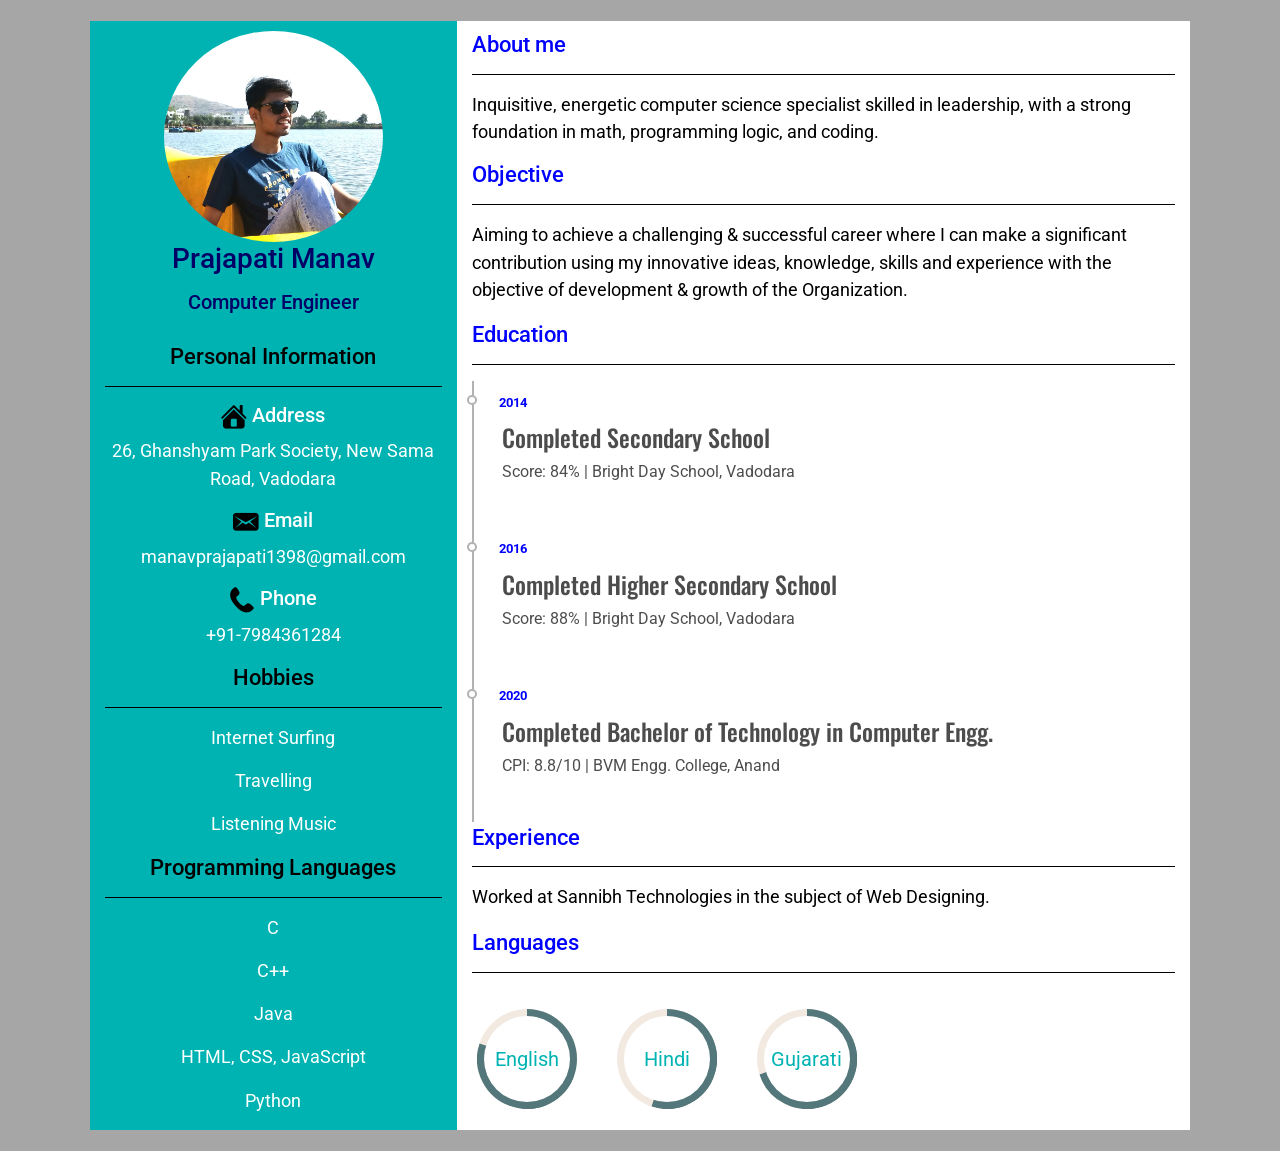
<file: index.html>
<!DOCTYPE html>
<html>
<head>
	<title>Resume - Developer</title>
	<link rel="stylesheet" type="text/css" href="css/bootstrap4.min.css">
	<link rel="stylesheet" type="text/css" href="css/timeline.css">
	<link rel="stylesheet" type="text/css" href="css/css-circular-prog-bar.css">
	<style type="text/css">
		hr{
			background-color: black;
		}
		body{
			background-color:  #a6a6a6;
		}
		#left-area{
			padding-top: 10px;
			background-color: #00b3b3;
			color: white;
			text-align: center;
		}
		#right-area{
			padding-top: 10px;
			background-color: #FFF;
			color: #000;
		}
		html{
			background-color: #444;
		}
		.container{
			max-width: 1100px;
		}
		h1{
			font-size: 2em;
			color: #000066;
		}
		h3{
			font-size: 1.6em;
			color: blue;
		}
		#left-area h3{
			color: black;
		}
		p{
			font-size: 1.3em;
		}
		#black-font{
			color: #000066;	
		}
		.c2{
			padding-top: 2px;
		}
		.progress-circle span{
			color: #00b3b3;
		}
		.timeline-item::before{
			color: blue;
		}
	</style>
</head>
<body>
	<div class="container">
	<br>
	<div class="row">
		<div class="col-sm-4" id="left-area">
			<center><img src="images/20171026_153009.jpg" width=65% height=65% class="d-inline-block align-top rounded-circle" alt=""></center>
			<h1>Prajapati Manav</h1>
			<h5 id="black-font">Computer Engineer</h5>
			<br>
			<h3>Personal Information</h3>
			<hr>
			<h5><img src="icons/icons8-home-26.png"> Address</h5>
			<p>26, Ghanshyam Park Society, New Sama Road, Vadodara</p>
			<h5><img src="icons/icons8-new-post-26.png"> Email</h5>
			<p>manavprajapati1398@gmail.com</p>
			<h5><img src="icons/icons8-phone-26.png"> Phone</h5>
			<p>+91-7984361284</p>

			<h3>Hobbies</h3>
			<hr>
			<p>Internet Surfing</p>
			<p>Travelling</p>
			<p>Listening Music</p>

			<h3>Programming Languages</h3>	
			<hr>
			<p>C</p>
			<p>C++</p>
			<p>Java</p>
			<p>HTML, CSS, JavaScript</p>
			<p>Python</p>

		</div>

		<div class="col-sm-8" id="right-area">
			<h3>About me</h3>
			<hr>
			<p>Inquisitive, energetic computer science specialist skilled in leadership, with a strong foundation in math, programming logic, and coding.</p>

			<h3>Objective</h3>
			<hr>
			<p>Aiming to achieve a challenging & successful career where I can make a significant contribution using my innovative ideas, knowledge, skills and experience with the objective of development & growth of the Organization.</p>

			<h3 class="c2">Education</h3>
			<hr>
			<div class="timeline-item" date-is='2014'>
				<h4>Completed Secondary School</h4>
				<p>Score: 84% | Bright Day School, Vadodara</p>
			</div>
			<div class="timeline-item" date-is='2016'>
				<h4>Completed Higher Secondary School</h4>
				<p>Score: 88% | Bright Day School, Vadodara</p>
			</div>
			<div class="timeline-item" date-is='2020'>
				<h4>Completed Bachelor of Technology in Computer Engg.</h4>
				<p>CPI: 8.8/10 | BVM Engg. College, Anand</p>
			</div>

			<h3 class="c2">Experience</h3>
			<hr>
			<p>Worked at Sannibh Technologies in the subject of Web Designing.</p>

			<h3 class="c2">Languages</h3>
			<hr>
			<div class="row">
				<div class="col-xs-2">
					<div class="progress-circle over50 p80">
					   <span>English</span>
					   <div class="left-half-clipper">
					      <div class="first50-bar"></div>
					      <div class="value-bar"></div>
					   </div>
					</div>
				</div>
				<div class="col-xs-2">
					<div class="progress-circle over50 p55">
					   <span>Hindi</span>
					   <div class="left-half-clipper">
					      <div class="first50-bar"></div>
					      <div class="value-bar"></div>
					   </div>
					</div>
				</div>
				<div class="col-xs-2">
					<div class="progress-circle over50 p70">
					   <span>Gujarati</span>
					   <div class="left-half-clipper">
					      <div class="first50-bar"></div>
					      <div class="value-bar"></div>
					   </div>
					</div>
				</div>
			</div>
		</div>
	</div>
	</div>
	<br>
<script src="js\jquery-2.1.4.js"></script>
<script src="js\bootstrap4.min.js"></script>
</body>
</html>
</file>
<file: css/timeline.css>
@import url("https://fonts.googleapis.com/css?family=Oswald|Roboto:400,700");
body {
  font-size: 14px;
  line-height: 1.5;
}

h4 {
  font-family: 'Oswald', sans-serif;
}

h1 {
  font-size: 2rem;
  margin-bottom: .5em;
}

p {
  font-family: 'Roboto', sans-serif;
  font-size: .8rem;
}

.container {
  max-width: 1024px;
  width: 90%;
  margin: 0 auto;
}

.timeline-item {
  padding: 3em 2em 2em;
  position: relative;
  color: rgba(0, 0, 0, 0.7);
  border-left: 2px solid rgba(0, 0, 0, 0.3);
}
.timeline-item p {
  font-size: 1rem;
}
.timeline-item::before {
  content: attr(date-is);
  position: absolute;
  left: 2em;
  font-weight: bold;
  top: 1em;
  display: block;
  font-family: 'Roboto', sans-serif;
  font-weight: 700;
  font-size: .785rem;
}
.timeline-item::after {
  width: 10px;
  height: 10px;
  display: block;
  top: 1em;
  position: absolute;
  left: -7px;
  border-radius: 10px;
  content: '';
  border: 2px solid rgba(0, 0, 0, 0.3);
  background: white;
}
.timeline-item:last-child {
  -o-border-image: linear-gradient(to bottom, rgba(0, 0, 0, 0.3) 60%, transparent) 1 100%;
     border-image: -webkit-linear-gradient(top, rgba(0, 0, 0, 0.3) 60%, transparent) 1 100%;
     border-image: linear-gradient(to bottom, rgba(0, 0, 0, 0.3) 60%, transparent) 1 100%;
}
</file>
<file: css/css-circular-prog-bar.css>
.progress-circle {
   font-size: 20px;
   margin: 20px;
   position: relative; /* so that children can be absolutely positioned */
   padding: 0;
   width: 5em;
   height: 5em;
   background-color: #F2E9E1; 
   border-radius: 50%;
   line-height: 5em;
}

.progress-circle:after{
    border: none;
    position: absolute;
    top: 0.35em;
    left: 0.35em;
    text-align: center;
    display: block;
    border-radius: 50%;
    width: 4.3em;
    height: 4.3em;
    background-color: white;
    content: " ";
}
/* Text inside the control */
.progress-circle span {
    position: absolute;
    line-height: 5em;
    width: 5em;
    text-align: center;
    display: block;
    color: #53777A;
    z-index: 2;
}
.left-half-clipper { 
   /* a round circle */
   border-radius: 50%;
   width: 5em;
   height: 5em;
   position: absolute; /* needed for clipping */
   clip: rect(0, 5em, 5em, 2.5em); /* clips the whole left half*/ 
}
/* when p>50, don't clip left half*/
.progress-circle.over50 .left-half-clipper {
   clip: rect(auto,auto,auto,auto);
}
.value-bar {
   /*This is an overlayed square, that is made round with the border radius,
   then it is cut to display only the left half, then rotated clockwise
   to escape the outer clipping path.*/ 
   position: absolute; /*needed for clipping*/
   clip: rect(0, 2.5em, 5em, 0);
   width: 5em;
   height: 5em;
   border-radius: 50%;
   border: 0.45em solid #53777A; /*The border is 0.35 but making it larger removes visual artifacts */
   /*background-color: #4D642D;*/ /* for debug */
   box-sizing: border-box;
  
}
/* Progress bar filling the whole right half for values above 50% */
.progress-circle.over50 .first50-bar {
   /*Progress bar for the first 50%, filling the whole right half*/
   position: absolute; /*needed for clipping*/
   clip: rect(0, 5em, 5em, 2.5em);
   background-color: #53777A;
   border-radius: 50%;
   width: 5em;
   height: 5em;
}
.progress-circle:not(.over50) .first50-bar{ display: none; }


/* Progress bar rotation position */
.progress-circle.p0 .value-bar { display: none; }
.progress-circle.p1 .value-bar { transform: rotate(4deg); }
.progress-circle.p2 .value-bar { transform: rotate(7deg); }
.progress-circle.p3 .value-bar { transform: rotate(11deg); }
.progress-circle.p4 .value-bar { transform: rotate(14deg); }
.progress-circle.p5 .value-bar { transform: rotate(18deg); }
.progress-circle.p6 .value-bar { transform: rotate(22deg); }
.progress-circle.p7 .value-bar { transform: rotate(25deg); }
.progress-circle.p8 .value-bar { transform: rotate(29deg); }
.progress-circle.p9 .value-bar { transform: rotate(32deg); }
.progress-circle.p10 .value-bar { transform: rotate(36deg); }
.progress-circle.p11 .value-bar { transform: rotate(40deg); }
.progress-circle.p12 .value-bar { transform: rotate(43deg); }
.progress-circle.p13 .value-bar { transform: rotate(47deg); }
.progress-circle.p14 .value-bar { transform: rotate(50deg); }
.progress-circle.p15 .value-bar { transform: rotate(54deg); }
.progress-circle.p16 .value-bar { transform: rotate(58deg); }
.progress-circle.p17 .value-bar { transform: rotate(61deg); }
.progress-circle.p18 .value-bar { transform: rotate(65deg); }
.progress-circle.p19 .value-bar { transform: rotate(68deg); }
.progress-circle.p20 .value-bar { transform: rotate(72deg); }
.progress-circle.p21 .value-bar { transform: rotate(76deg); }
.progress-circle.p22 .value-bar { transform: rotate(79deg); }
.progress-circle.p23 .value-bar { transform: rotate(83deg); }
.progress-circle.p24 .value-bar { transform: rotate(86deg); }
.progress-circle.p25 .value-bar { transform: rotate(90deg); }
.progress-circle.p26 .value-bar { transform: rotate(94deg); }
.progress-circle.p27 .value-bar { transform: rotate(97deg); }
.progress-circle.p28 .value-bar { transform: rotate(101deg); }
.progress-circle.p29 .value-bar { transform: rotate(104deg); }
.progress-circle.p30 .value-bar { transform: rotate(108deg); }
.progress-circle.p31 .value-bar { transform: rotate(112deg); }
.progress-circle.p32 .value-bar { transform: rotate(115deg); }
.progress-circle.p33 .value-bar { transform: rotate(119deg); }
.progress-circle.p34 .value-bar { transform: rotate(122deg); }
.progress-circle.p35 .value-bar { transform: rotate(126deg); }
.progress-circle.p36 .value-bar { transform: rotate(130deg); }
.progress-circle.p37 .value-bar { transform: rotate(133deg); }
.progress-circle.p38 .value-bar { transform: rotate(137deg); }
.progress-circle.p39 .value-bar { transform: rotate(140deg); }
.progress-circle.p40 .value-bar { transform: rotate(144deg); }
.progress-circle.p41 .value-bar { transform: rotate(148deg); }
.progress-circle.p42 .value-bar { transform: rotate(151deg); }
.progress-circle.p43 .value-bar { transform: rotate(155deg); }
.progress-circle.p44 .value-bar { transform: rotate(158deg); }
.progress-circle.p45 .value-bar { transform: rotate(162deg); }
.progress-circle.p46 .value-bar { transform: rotate(166deg); }
.progress-circle.p47 .value-bar { transform: rotate(169deg); }
.progress-circle.p48 .value-bar { transform: rotate(173deg); }
.progress-circle.p49 .value-bar { transform: rotate(176deg); }
.progress-circle.p50 .value-bar { transform: rotate(180deg); }
.progress-circle.p51 .value-bar { transform: rotate(184deg); }
.progress-circle.p52 .value-bar { transform: rotate(187deg); }
.progress-circle.p53 .value-bar { transform: rotate(191deg); }
.progress-circle.p54 .value-bar { transform: rotate(194deg); }
.progress-circle.p55 .value-bar { transform: rotate(198deg); }
.progress-circle.p56 .value-bar { transform: rotate(202deg); }
.progress-circle.p57 .value-bar { transform: rotate(205deg); }
.progress-circle.p58 .value-bar { transform: rotate(209deg); }
.progress-circle.p59 .value-bar { transform: rotate(212deg); }
.progress-circle.p60 .value-bar { transform: rotate(216deg); }
.progress-circle.p61 .value-bar { transform: rotate(220deg); }
.progress-circle.p62 .value-bar { transform: rotate(223deg); }
.progress-circle.p63 .value-bar { transform: rotate(227deg); }
.progress-circle.p64 .value-bar { transform: rotate(230deg); }
.progress-circle.p65 .value-bar { transform: rotate(234deg); }
.progress-circle.p66 .value-bar { transform: rotate(238deg); }
.progress-circle.p67 .value-bar { transform: rotate(241deg); }
.progress-circle.p68 .value-bar { transform: rotate(245deg); }
.progress-circle.p69 .value-bar { transform: rotate(248deg); }
.progress-circle.p70 .value-bar { transform: rotate(252deg); }
.progress-circle.p71 .value-bar { transform: rotate(256deg); }
.progress-circle.p72 .value-bar { transform: rotate(259deg); }
.progress-circle.p73 .value-bar { transform: rotate(263deg); }
.progress-circle.p74 .value-bar { transform: rotate(266deg); }
.progress-circle.p75 .value-bar { transform: rotate(270deg); }
.progress-circle.p76 .value-bar { transform: rotate(274deg); }
.progress-circle.p77 .value-bar { transform: rotate(277deg); }
.progress-circle.p78 .value-bar { transform: rotate(281deg); }
.progress-circle.p79 .value-bar { transform: rotate(284deg); }
.progress-circle.p80 .value-bar { transform: rotate(288deg); }
.progress-circle.p81 .value-bar { transform: rotate(292deg); }
.progress-circle.p82 .value-bar { transform: rotate(295deg); }
.progress-circle.p83 .value-bar { transform: rotate(299deg); }
.progress-circle.p84 .value-bar { transform: rotate(302deg); }
.progress-circle.p85 .value-bar { transform: rotate(306deg); }
.progress-circle.p86 .value-bar { transform: rotate(310deg); }
.progress-circle.p87 .value-bar { transform: rotate(313deg); }
.progress-circle.p88 .value-bar { transform: rotate(317deg); }
.progress-circle.p89 .value-bar { transform: rotate(320deg); }
.progress-circle.p90 .value-bar { transform: rotate(324deg); }
.progress-circle.p91 .value-bar { transform: rotate(328deg); }
.progress-circle.p92 .value-bar { transform: rotate(331deg); }
.progress-circle.p93 .value-bar { transform: rotate(335deg); }
.progress-circle.p94 .value-bar { transform: rotate(338deg); }
.progress-circle.p95 .value-bar { transform: rotate(342deg); }
.progress-circle.p96 .value-bar { transform: rotate(346deg); }
.progress-circle.p97 .value-bar { transform: rotate(349deg); }
.progress-circle.p98 .value-bar { transform: rotate(353deg); }
.progress-circle.p99 .value-bar { transform: rotate(356deg); }
.progress-circle.p100 .value-bar { transform: rotate(360deg); }
</file>
